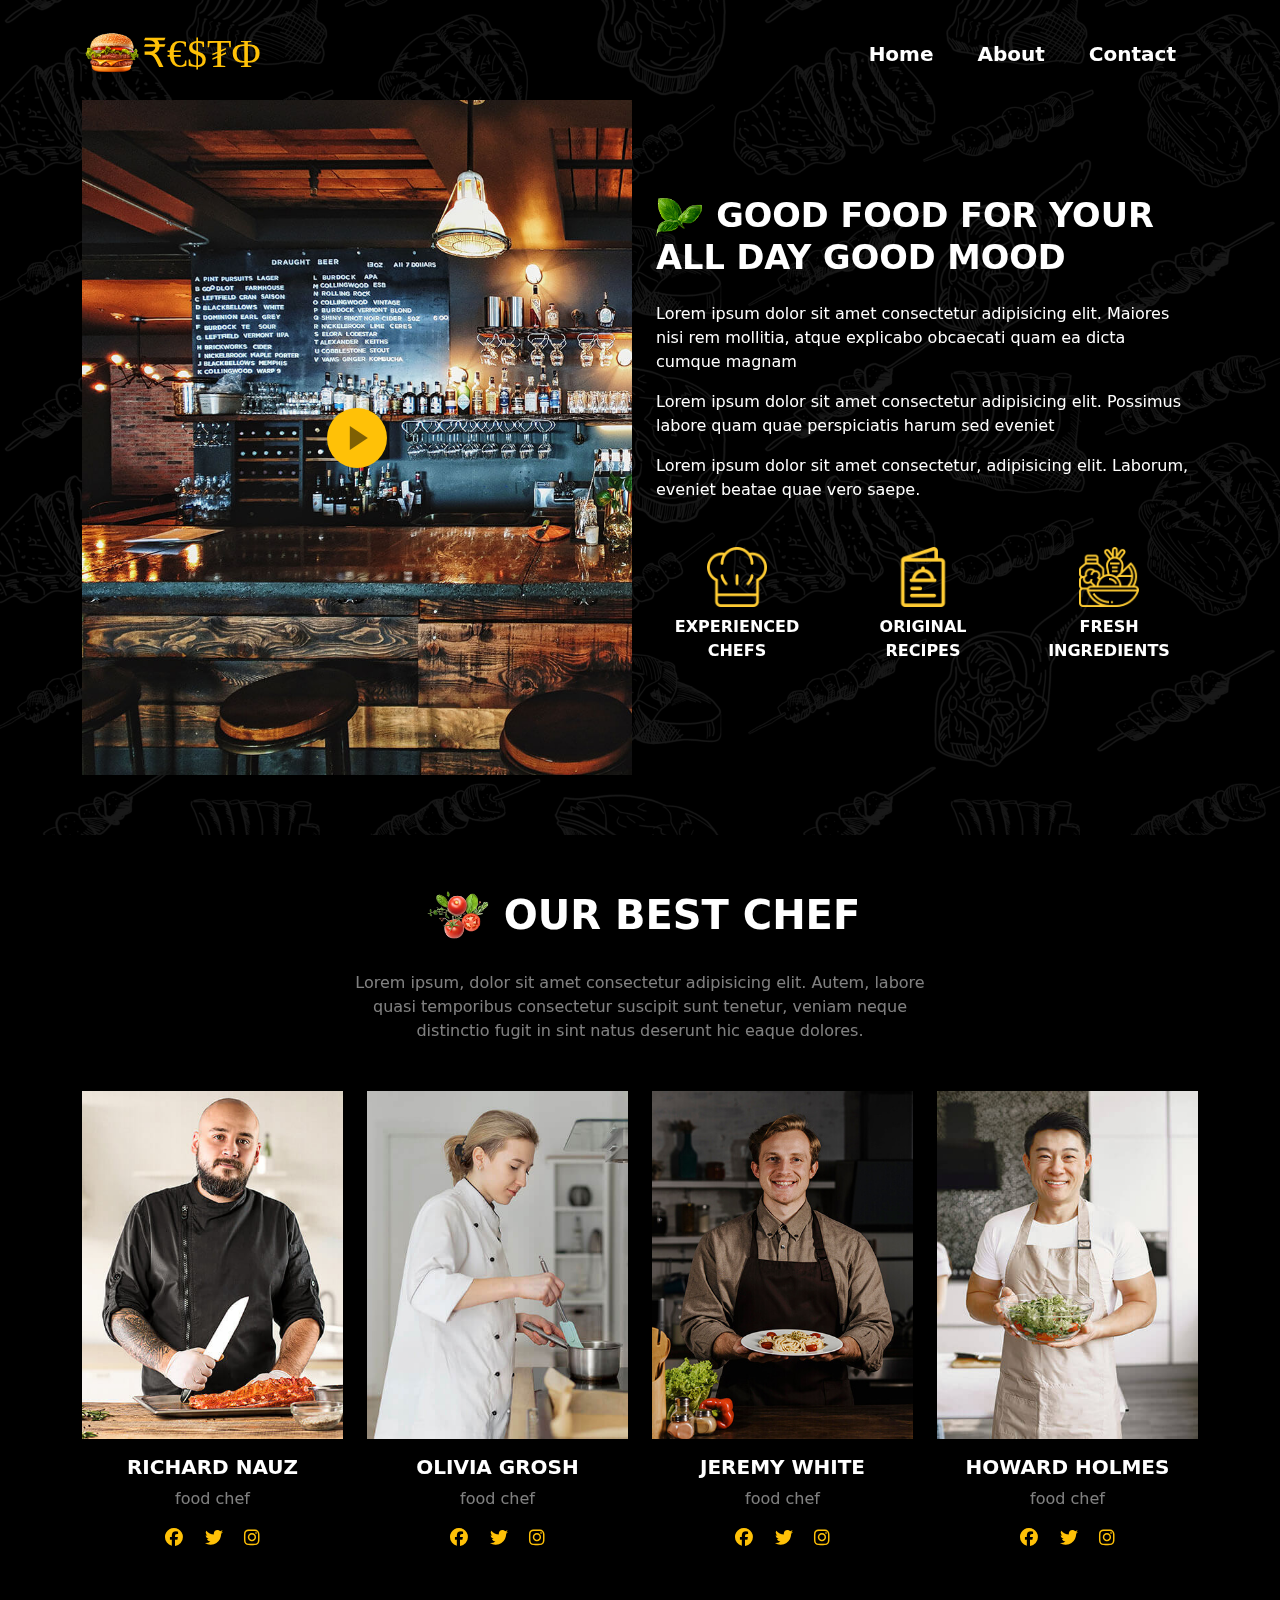
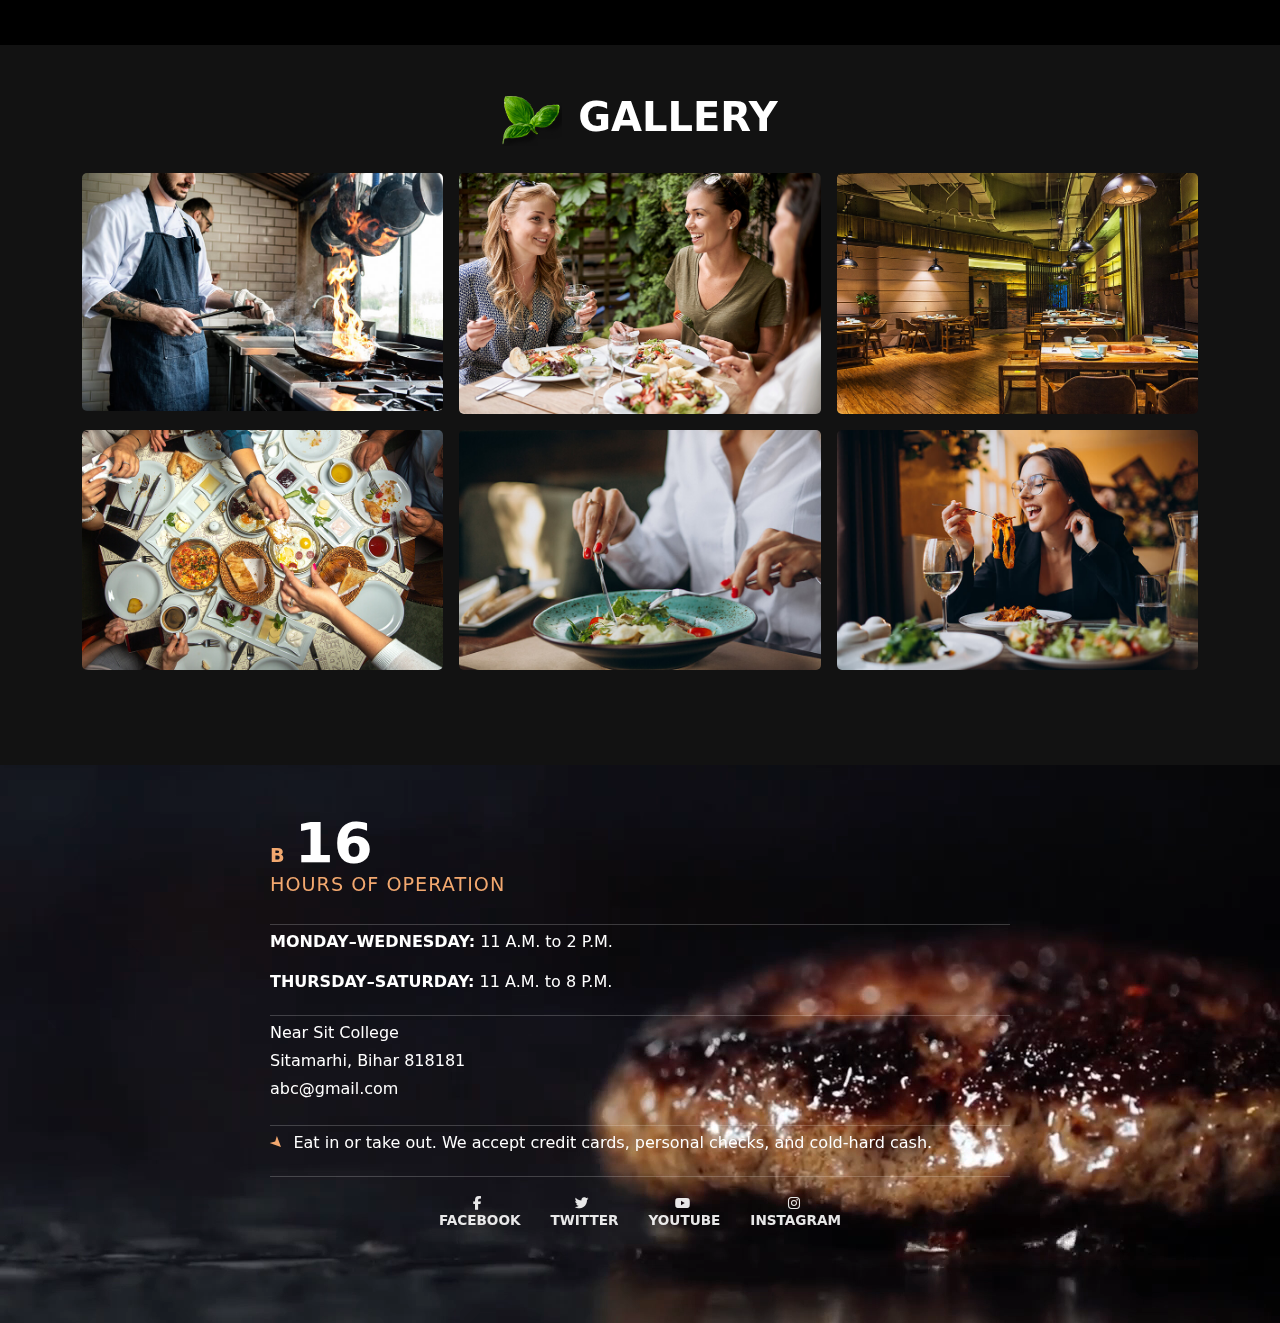
<file: about.html>
<!DOCTYPE html>
<html lang="en">

<head>
    <meta charset="UTF-8" />
    <meta name="viewport" content="width=device-width, initial-scale=1.0" />
    <title>About - ₹€$₮Φ</title>
    <link rel="icon" href="img-offer-1.png" type="image/png">
    <link href="https://cdn.jsdelivr.net/npm/bootstrap@5.3.3/dist/css/bootstrap.min.css" rel="stylesheet">
    <link href="https://cdnjs.cloudflare.com/ajax/libs/font-awesome/6.4.0/css/all.min.css" rel="stylesheet">


    <style>
        body {
            background-color: #121212;
            background-image: url('bg-food-dark.png');
            background-size: cover;
            background-repeat: no-repeat;
            background-attachment: fixed;
            color: white;
            margin: 0;
        }
        
        .navbar {
            transition: background-color 0.3s ease, padding 0.3s ease;
            padding: 1.2rem 1rem;
            background-color: transparent;
        }
        
        .navbar-brand {
            color: #FFC107;
            font-size: 40px;
            font-family: 'Pacifico', cursive;
        }
        
        .navbar-brand::before {
            content: "";
            display: inline-block;
            background-image: url('img-offer-1.png');
            background-size: contain;
            background-repeat: no-repeat;
            width: 60px;
            height: 60px;
            margin-top: -10px;
            vertical-align: middle;
        }
        
        .navbar-brand:hover::before {
            filter: grayscale(100%);
        }
        
        .navbar.scrolled {
            background-color: black !important;
            box-shadow: 0 4px 6px rgba(0, 0, 0, 0.4);
            padding: 0.6rem 1rem;
        }
        
        .nav-link {
            font-size: 20px;
            font-weight: 600;
            margin: 0 6px;
            color: white !important;
        }
        
        .nav-link:hover {
            color: #FFC107 !important;
        }
        
        .navbar-toggler {
            border: none;
        }
        
        .offcanvas {
            background-color: black;
            color: white;
        }
        
        .offcanvas .nav-link:hover {
            color: #FFC107 !important;
        }
        
        .navbar-brand img {
            height: 45px;
        }
        
        .hero-section {
            padding-top: 100px;
            padding-bottom: 60px;
        }
        
        .play-section {
            position: relative;
            height: 75vh;
        }
        
        .play-section img {
            width: 100%;
            height: 100%;
            object-fit: cover;
        }
        
        .play-btn {
            position: absolute;
            top: 50%;
            left: 50%;
            transform: translate(-50%, -50%);
            background-color: #ffc107;
            border: none;
            border-radius: 50%;
            width: 60px;
            height: 60px;
            display: flex;
            align-items: center;
            justify-content: center;
            cursor: pointer;
            z-index: 10;
        }
        
        .play-btn::before {
            content: "";
            position: absolute;
            top: 50%;
            left: 50%;
            transform: translate(-40%, -50%);
            width: 0;
            height: 0;
            border-left: 18px solid transparent;
            border-right: 0 solid transparent;
            border-top: 12px solid transparent;
            border-bottom: 12px solid transparent;
            border-left-color: rgba(0, 0, 0, 0.5);
        }
        
        .play-btn:hover {
            cursor: pointer;
        }
        
        .right-section h1 {
            font-weight: 900;
            font-size: 2.1rem;
            margin-bottom: 1.5rem;
        }
        
        .info-icon {
            text-align: center;
            margin-top: 1.8rem;
        }
        
        .info-icon img {
            height: 60px;
            margin-bottom: 0.5rem;
        }
        
        .info-icon p {
            font-weight: 700;
            color: white;
        }
        /* Breakpoint adjustments */
        
        @media (max-width: 1199.98px) {
            .right-section h1 {
                font-size: 1.9rem;
            }
        }
        
        @media (max-width: 991.98px) {
            .hero-section {
                padding-top: 80px;
            }
            .right-section h1 {
                font-size: 1.7rem;
            }
        }
        
        @media (max-width: 767.98px) {
            .play-section {
                height: 300px;
                margin-top: 20px;
            }
            .right-section h1 {
                font-size: 1.5rem;
            }
        }
        
        @media (max-width: 575.98px) {
            .navbar-brand {
                font-size: 32px;
            }
            .nav-link {
                font-size: 16px;
            }
            .play-section {
                height: 240px;
            }
        }
        
        #cheif {
            min-height: 90vh;
            width: 100%;
        }
        
        .social-icons i {
            font-size: 18px;
            cursor: pointer;
            transition: transform 0.2s ease;
        }
        
        .social-icons i:hover {
            transform: scale(1.2);
        }
        
        #gallery {
            min-height: 80vh;
        }
        
        .gallery-img-wrapper {
            position: relative;
            overflow: hidden;
            border-radius: 5px;
        }
        
        .gallery-img-wrapper img {
            display: block;
            width: 100%;
            height: auto;
            transition: transform 0.3s ease;
        }
        
        .gallery-img-wrapper:hover img {
            transform: scale(1.05);
        }
        
        .gallery-img-wrapper .overlay {
            position: absolute;
            top: 0;
            left: 0;
            width: 100%;
            height: 100%;
            background: rgba(0, 0, 0, 0);
            /* Transparent initially */
            transition: background 0.3s ease;
        }
        
        .gallery-img-wrapper:hover .overlay {
            background: rgba(0, 0, 0, 0.4);
            /* Blackish overlay on hover */
        }
        
        footer {
            position: relative;
            color: white;
            overflow: hidden;
            height: 62vh;
        }
        
        footer video {
            position: absolute;
            top: 0;
            left: 0;
            width: 100%;
            height: 100%;
            object-fit: cover;
            z-index: -1;
        }
        
        .footer-content {
            padding: 50px 30px 30px;
            max-width: 800px;
        }
        
        .footer-logo h1 {
            font-size: 3.5rem;
            font-weight: bold;
            line-height: 1;
        }
        
        .footer-logo span {
            font-size: 1.2rem;
            letter-spacing: 1px;
            color: #f2a86f;
        }
        
        .footer-border {
            border-top: 1px solid rgba(255, 255, 255, 0.2);
            border-bottom: 1px solid rgba(255, 255, 255, 0.2);
            padding: 5px 0;
            margin: 5px 0;
        }
        
        .footer-note {
            display: flex;
            flex-wrap: wrap;
            gap: 30px;
            justify-content: center;
            font-size: 0.85rem;
            color: rgba(255, 255, 255, 0.6);
            padding: 30px 20px 10px;
            border-top: 1px solid rgba(255, 255, 255, 0.2);
        }
        
        .footer-social {
            display: flex;
            justify-content: center;
            gap: 30px;
            margin-top: 20px;
        }
        
        .footer-social a {
            color: rgba(255, 255, 255, 0.9);
            font-weight: bold;
            text-decoration: none;
            text-transform: uppercase;
            font-size: 0.85rem;
            display: flex;
            align-items: center;
            justify-content: center;
            flex-direction: column;
        }
        
        .footer-social a:hover {
            color: #f2a86f;
        }
        
        .arrow-icon {
            display: inline-block;
            transform: rotate(45deg);
            margin-right: 10px;
            color: #f2a86f;
        }
        
        @media (max-width: 768px) {
            footer {
                height: 60vh;
            }
            .footer-content {
                padding: 30px 20px;
            }
            .footer-logo h1 {
                font-size: 2.5rem;
            }
        }
        
        @media (max-width: 380px) {
            footer {
                height: 70vh;
            }
        }
    </style>
</head>

<body>

    <nav class="navbar navbar-expand-lg navbar-dark fixed-top">
        <div class="container">
            <a class="navbar-brand" href="index.html">₹€$₮Φ</a>

            <ul class="navbar-nav flex-row d-none d-lg-flex ms-auto">
                <li class="nav-item"><a class="nav-link px-3" href="index.html">Home</a></li>
                <li class="nav-item"><a class="nav-link px-3" href="#">About</a></li>
                <li class="nav-item"><a class="nav-link px-3" href="contact.php">Contact</a></li>
            </ul>

            <button class="navbar-toggler d-lg-none" type="button" data-bs-toggle="offcanvas" data-bs-target="#mobileMenu">
        <span class="navbar-toggler-icon"></span>
      </button>
        </div>
    </nav>

    <!-- Mobile Menu -->
    <div class="offcanvas offcanvas-start" tabindex="-1" id="mobileMenu">
        <div class="offcanvas-header">
            <h5 class="offcanvas-title">₹€$₮Φ</h5>
            <button type="button" class="btn-close btn-close-white" data-bs-dismiss="offcanvas"></button>
        </div>
        <div class="offcanvas-body">
            <ul class="navbar-nav">
                <li class="nav-item"><a class="nav-link" href="index.html">Home</a></li>
                <li class="nav-item"><a class="nav-link" href="#">About</a></li>
                <li class="nav-item"><a class="nav-link" href="contact.php">Contact</a></li>
            </ul>
        </div>
    </div>

    <!-- Hero Section -->
    <section class="hero-section container">
        <div class="row align-items-center g-3">

            <div class="col-md-6 order-1 order-md-2 right-section px-3">
                <h1><img src="bg-title.png" alt="leaf" style="height: 40px;"> GOOD FOOD FOR YOUR ALL DAY GOOD MOOD</h1>
                <p>Lorem ipsum dolor sit amet consectetur adipisicing elit. Maiores nisi rem mollitia, atque explicabo obcaecati quam ea dicta cumque magnam</p>
                <p>Lorem ipsum dolor sit amet consectetur adipisicing elit. Possimus labore quam quae perspiciatis harum sed eveniet</p>
                <p>Lorem ipsum dolor sit amet consectetur, adipisicing elit. Laborum, eveniet beatae quae vero saepe.</p>

                <div class="row text-center">
                    <div class="col-4 info-icon">
                        <img src="advantage-1.png" alt="Chef">
                        <p>EXPERIENCED CHEFS</p>
                    </div>
                    <div class="col-4 info-icon">
                        <img src="advantage-2.png" alt="Recipe">
                        <p>ORIGINAL RECIPES</p>
                    </div>
                    <div class="col-4 info-icon">
                        <img src="advantage-3.png" alt="Ingredients">
                        <p>FRESH INGREDIENTS</p>
                    </div>
                </div>
            </div>

            <!-- VIDEO SECOND ON MOBILE, FIRST ON DESKTOP -->
            <div class="col-md-6 order-2 order-md-1 play-section">
                <img src="about-big.jpg" alt="Bar View">
                <button class="play-btn" data-bs-toggle="modal" data-bs-target="#videoModal">
      </button>
            </div>

        </div>
    </section>


    <!-- Modal Video -->
    <div class="modal fade" id="videoModal" tabindex="-1" aria-hidden="true">
        <div class="modal-dialog modal-dialog-centered modal-lg">
            <div class="modal-content bg-dark">
                <div class="modal-header border-0">
                    <button type="button" class="btn-close btn-close-white ms-auto" data-bs-dismiss="modal"></button>
                </div>
                <div class="modal-body p-0">
                    <div class="ratio ratio-16x9">
                        <iframe src="https://www.youtube.com/embed/B1J6Ou4q8vE" title="Video" allowfullscreen></iframe>
                    </div>
                </div>
            </div>
        </div>
    </div>
    <div id="cheif" class="bg-black">
        <section class="text-center py-5">
            <div class="d-flex justify-content-center align-items-center flex-wrap gap-1 text-center mb-4">
                <img src="bg-tomato.png" alt="leaf" style="width: 80px;">
                <h1 class="fw-bold m-0">OUR BEST CHEF</h1>
            </div>


            <p class="text-white-50 mx-auto" style="max-width: 600px;">
                Lorem ipsum, dolor sit amet consectetur adipisicing elit. Autem, labore quasi temporibus consectetur suscipit sunt tenetur, veniam neque distinctio fugit in sint natus deserunt hic eaque dolores.
            </p>

            <div class="container mt-5">
                <div class="row justify-content-center">
                    <!-- Chef 1 -->
                    <div class="col-md-3 text-center mb-4">
                        <img src="chef-1.jpg" class="img-fluid" alt="Chef 1">
                        <h5 class="fw-bold mt-3">RICHARD NAUZ</h5>
                        <p class="text-white-50">food chef</p>
                        <div class="social-icons">
                            <i class="fab fa-facebook text-warning me-3"></i>
                            <i class="fab fa-twitter text-warning me-3"></i>
                            <i class="fab fa-instagram text-warning"></i>
                        </div>
                    </div>
                    <!-- Chef 2 -->
                    <div class="col-md-3 text-center mb-4">
                        <img src="chef-2.jpg" class="img-fluid" alt="Chef 2">
                        <h5 class="fw-bold mt-3">OLIVIA GROSH</h5>
                        <p class="text-white-50">food chef</p>
                        <div class="social-icons">
                            <i class="fab fa-facebook text-warning me-3"></i>
                            <i class="fab fa-twitter text-warning me-3"></i>
                            <i class="fab fa-instagram text-warning"></i>
                        </div>
                    </div>
                    <!-- Chef 3 -->
                    <div class="col-md-3 text-center mb-4">
                        <img src="chef-3.jpg" class="img-fluid" alt="Chef 3">
                        <h5 class="fw-bold mt-3">JEREMY WHITE</h5>
                        <p class="text-white-50">food chef</p>
                        <div class="social-icons">
                            <i class="fab fa-facebook text-warning me-3"></i>
                            <i class="fab fa-twitter text-warning me-3"></i>
                            <i class="fab fa-instagram text-warning"></i>
                        </div>
                    </div>
                    <!-- Chef 4 -->
                    <div class="col-md-3 text-center mb-4">
                        <img src="chef-4.jpg" class="img-fluid" alt="Chef 4">
                        <h5 class="fw-bold mt-3">HOWARD HOLMES</h5>
                        <p class="text-white-50">food chef</p>
                        <div class="social-icons">
                            <i class="fab fa-facebook text-warning me-3"></i>
                            <i class="fab fa-twitter text-warning me-3"></i>
                            <i class="fab fa-instagram text-warning"></i>
                        </div>
                    </div>
                </div>
            </div>
        </section>

    </div>

    <div id="gallery">
        <section class="text-center py-5">
            <div class="d-flex justify-content-center align-items-center gap-3 flex-wrap mb-4">
                <img src="bg-title.png" alt="leaf" style="width: 60px;">
                <h1 class="fw-bold">GALLERY</h1>
            </div>

            <div class="container">
                <div class="row g-3">
                    <div class="col-md-4 col-sm-6">
                        <div class="gallery-img-wrapper">
                            <img src="gallery-1.jpg" class="img-fluid w-100" alt="Gallery Image 1">
                            <div class="overlay"></div>
                        </div>
                    </div>
                    <div class="col-md-4 col-sm-6">
                        <div class="gallery-img-wrapper">
                            <img src="gallery-2.jpg" class="img-fluid w-100" alt="Gallery Image 2">
                            <div class="overlay"></div>
                        </div>
                    </div>
                    <div class="col-md-4 col-sm-6">
                        <div class="gallery-img-wrapper">
                            <img src="gallery-3.jpg" class="img-fluid w-100" alt="Gallery Image 3">
                            <div class="overlay"></div>
                        </div>
                    </div>
                    <div class="col-md-4 col-sm-6">
                        <div class="gallery-img-wrapper">
                            <img src="gallery-4.jpg" class="img-fluid w-100" alt="Gallery Image 4">
                            <div class="overlay"></div>
                        </div>
                    </div>
                    <div class="col-md-4 col-sm-6">
                        <div class="gallery-img-wrapper">
                            <img src="gallery-5.jpg" class="img-fluid w-100" alt="Gallery Image 5">
                            <div class="overlay"></div>
                        </div>
                    </div>
                    <div class="col-md-4 col-sm-6">
                        <div class="gallery-img-wrapper">
                            <img src="gallery-6.jpg" class="img-fluid w-100" alt="Gallery Image 6">
                            <div class="overlay"></div>
                        </div>
                    </div>
                </div>
            </div>
        </section>
    </div>

    <footer role="contentinfo">
        <!-- Background Video -->
        <video autoplay muted loop playsinline>
    <source src="bg.mp4" type="video/mp4">
    Your browser does not support the video tag.
  </video>

        <!-- Content -->
        <div class="container footer-content text-white">
            <div class="footer-logo">
                <span><strong>B</strong></span>
                <h1 class="d-inline ms-1">16</h1><br>
                <span>HOURS OF OPERATION</span>
            </div>

            <div class="footer-border mt-4">
                <p><strong>MONDAY–WEDNESDAY:</strong> 11 A.M. to 2 P.M.</p>
                <p><strong>THURSDAY–SATURDAY:</strong> 11 A.M. to 8 P.M.</p>
            </div>

            <div>
                <p class="mb-1">Near Sit College</p>
                <p class="mb-1">Sitamarhi, Bihar 818181</p>
                <p class="mb-2 text-white">abc@gmail.com</p>
            </div>

            <div class="footer-border mt-4">
                <p><span class="arrow-icon">➤</span>Eat in or take out. We accept credit cards, personal checks, and cold-hard cash.</p>
            </div>

            <div class="footer-social">
                <a href="#"><i class="fab fa-facebook-f me-1"></i> Facebook</a>
                <a href="#"><i class="fab fa-twitter me-1"></i> Twitter</a>
                <a href="#"><i class="fab fa-youtube me-1"></i> YouTube</a>
                <a href="#"><i class="fab fa-instagram me-1"></i> Instagram</a>
            </div>
        </div>
    </footer>
    <!-- JS -->
    <script src="https://cdn.jsdelivr.net/npm/bootstrap@5.3.3/dist/js/bootstrap.bundle.min.js"></script>
    <script>
        // Scroll navbar background effect
        window.addEventListener('scroll', function() {
            const navbar = document.querySelector('.navbar');
            navbar.classList.toggle('scrolled', window.scrollY > 10);
        });
    </script>

</body>

</html>
</file>
